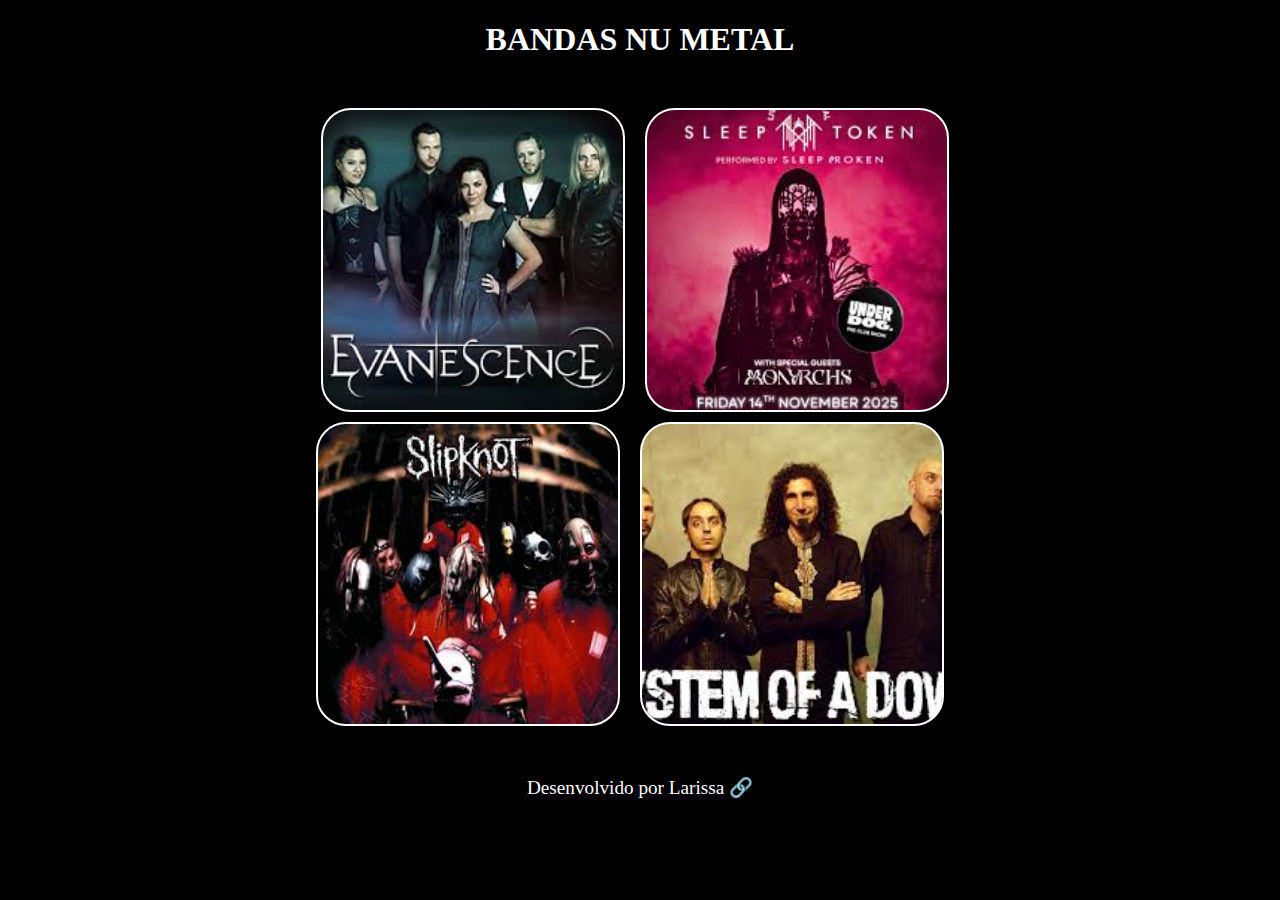
<file: Bandas Nu Metal/index.html>
<!DOCTYPE html>
<html lang="pt-br">
<head>
    <meta charset="UTF-8">
    <meta name="viewport" content="width=device-width, initial-scale=1.0">
    <title>Testando div</title>
    <style>
        @import url('https://fonts.googleapis.com/css2?family=Libre+Baskerville:ital,wght@0,400;0,700;1,400&display=swap');
        
        body{
            background-color: black;
            color: white;
            margin: 0px;
            padding: 0px;
        }
        h1{
            text-align: center;
        }
        
        .libre-baskerville-regular {
        font-family: "Libre Baskerville", serif;
        font-weight: 400;
        font-style: normal;
        }


        div.container{
            display: flex;
            flex-wrap: wrap;/* Quebra para próxima linha após 2 divs */
            justify-content: center;
            gap: 10px; /* Espaço entre as divs */
            max-width: 700px;
            margin: 50px auto;
        }

        div.dado{
            width: 300px;
            height: 300px;
            border: 2px solid white;
            border-radius: 30px;
            background-color: aquamarine;
            background-size: cover; /* imagem inteira */ 
            background-position: center;
        }
        div#q1{
            background-image: url("fotos/EVANESCENCE.jpg");
        }
        
        div#q2{
            background-image: url("fotos/SLEEP\ TOKEN.jpg");
        }

        div#q3{
            background-image: url("fotos/SLIPKNOT.jpg");
        }
        div#q4{
            background-image: url("fotos/SOAD.jpg");
        }
        footer a{
            text-align: center;
            text-decoration: none;
            color: white;

        }
        a:hover{
            text-decoration: underline;
        }

        footer p{
            text-align: center;
            font-size: 1.2em;
        }
        a.externo::after {
            content: '\00a0\1F517';
        }   
    </style>
</head>
<body>
    <h1>BANDAS NU METAL</h1>
    <div class="container">

    <abbr title="Toque para ver mais">
    <a href="https://pt.wikipedia.org/wiki/Evanescence" target="_blank">
        <div class="dado" id="q1"></div></abbr>
    </a>
    <abbr title="Toque para ver mais">
    <a href="https://en.wikipedia.org/wiki/Sleep_Token" target="_blank">
        <div class="dado" id="q2"></div></abbr>
    </a>
    <abbr title="Toque para ver mais">
    <a href="https://pt.wikipedia.org/wiki/Slipknot" target="_blank">
        <div class="dado" id="q3"></div></abbr>
    </a>
    <abbr title="Toque para ver mais">
    <a href="https://pt.wikipedia.org/wiki/System_of_a_Down" target="_blank">
        <div class="dado" id="q4"></div></abbr>
    <a>
    </div>
    <footer>
        <p>Desenvolvido por <a href="https://github.com/Larissa-ladeira" class="externo">Larissa</a></p>
    </footer>
</body>
</html>
</file>
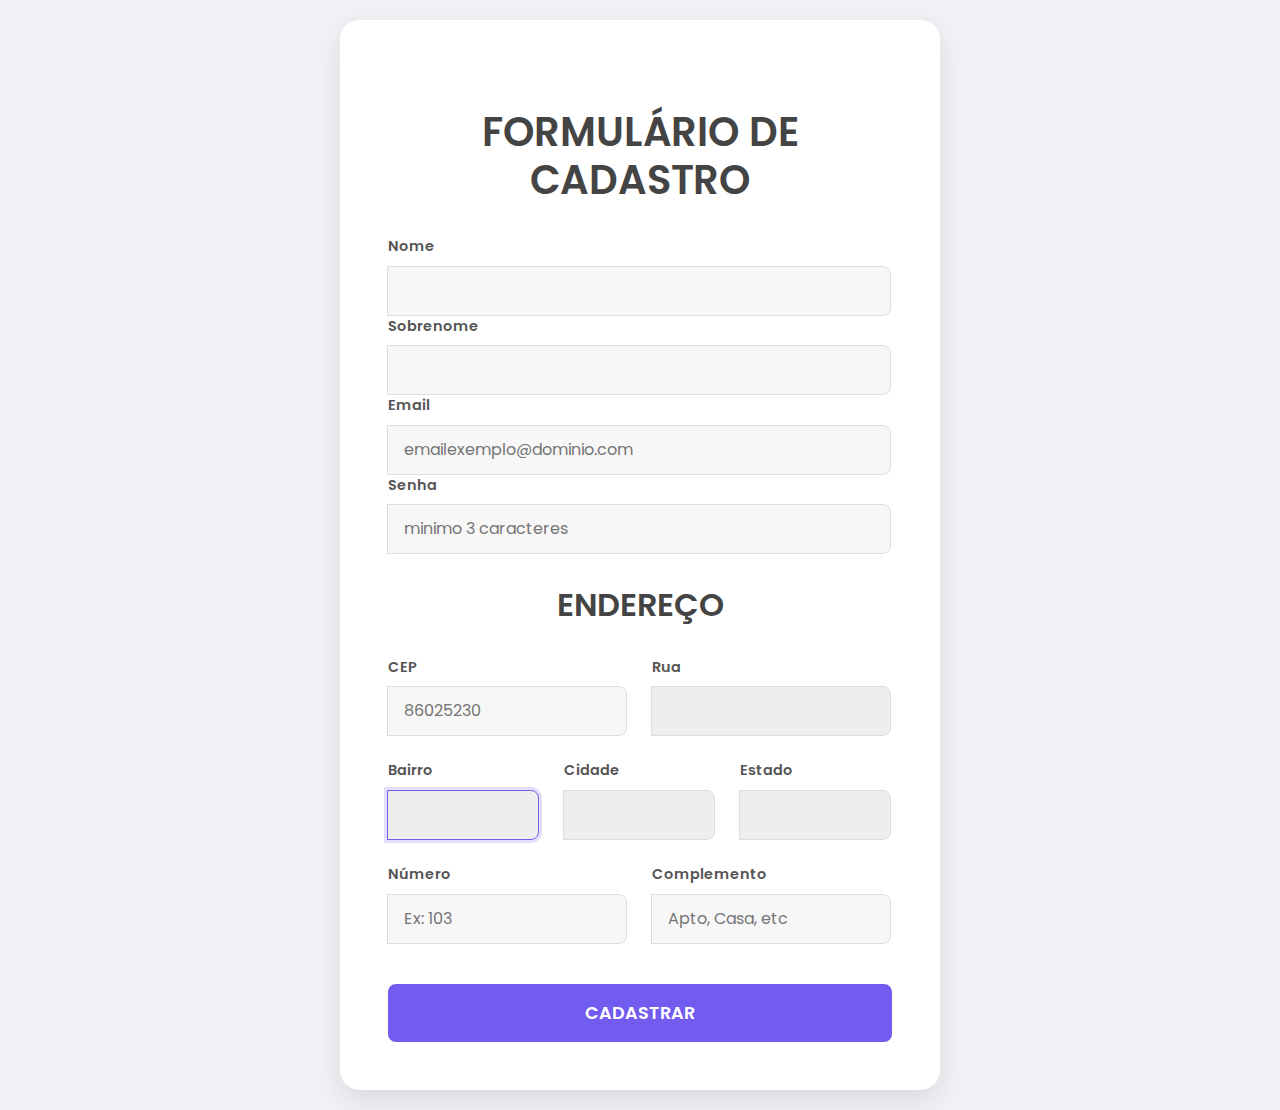
<file: consulta-cep/index.html>
<!DOCTYPE html>
<html lang="pt-br">
<head>
    <meta charset="UTF-8">
    <meta name="viewport" content="width=device-width, initial-scale=1.0">
    <title>Consulta de Endereço por CEP</title>
    <link href="https://cdn.jsdelivr.net/npm/bootstrap@5.3.3/dist/css/bootstrap.min.css" rel="stylesheet">
    <link rel="stylesheet" href="style.css">
    <link href="https://fonts.googleapis.com/css2?family=Poppins:wght@400;600&display=swap" rel="stylesheet">
</head>
<body class="d-flex justify-content-center align-items-center min-vh-100">

    <div class="card-container">
        <h1 class="card-title">FORMULÁRIO DE CADASTRO</h1>
            <div class="input-group">
                    <label for="nome">Nome</label>
                    <input type="text" id="nome"  minlength="3">
                </div>
            <div class="input-group">
                    <label for="sobrenome">Sobrenome</label>
                    <input type="text" id="sobrenome"  minlength="3">
                </div>
            <div class="input-group">
                    <label for="email">Email</label>
                    <input type="email" id="nome"  placeholder="emailexemplo@dominio.com">
                </div>
                <div class="input-group">
                    <label for="senha">Senha</label>
                    <input type="password" id="nome"  minlength="3" placeholder="minimo 3 caracteres">
                </div>
        <h2 class="card-title">ENDEREÇO</h2>
        <form id="cepForm">

            <div class="input-row">
                <div class="input-group">
                    <label for="cep">CEP</label>
                    <input type="text" id="cep" placeholder="86025230" maxlength="9">
                </div>
                <div class="input-group">
                    <label for="logradouro">Rua</label>
                    <input type="text" id="logradouro" disabled>
                </div>
            </div>

            <div class="input-row">
                <div class="input-group">
                    <label for="bairro">Bairro</label>
                    <input type="text" id="bairro" disabled>
                </div>
                <div class="input-group">
                    <label for="localidade">Cidade</label>
                    <input type="text" id="localidade" disabled>
                </div>
                <div class="input-group">
                    <label for="uf">Estado</label>
                    <input type="text" id="uf" disabled>
                </div>
            </div>

            <div class="input-row">
                <div class="input-group">
                    <label for="numero">Número</label>
                    <input type="text" id="numero" placeholder="Ex: 103">
                </div>
                <div class="input-group">
                    <label for="complemento">Complemento</label>
                    <input type="text" id="complemento" placeholder="Apto, Casa, etc">
                </div>
            </div>
            
            <button type="submit" class="btn-submit">CADASTRAR</button>
        </form>
         <div id="successMessage" class="success-message hidden">
            <p>Endereço cadastrado com sucesso!</p>
        </div>
    </div>

    <script src="script.js"></script>
</body>
</html>
</file>
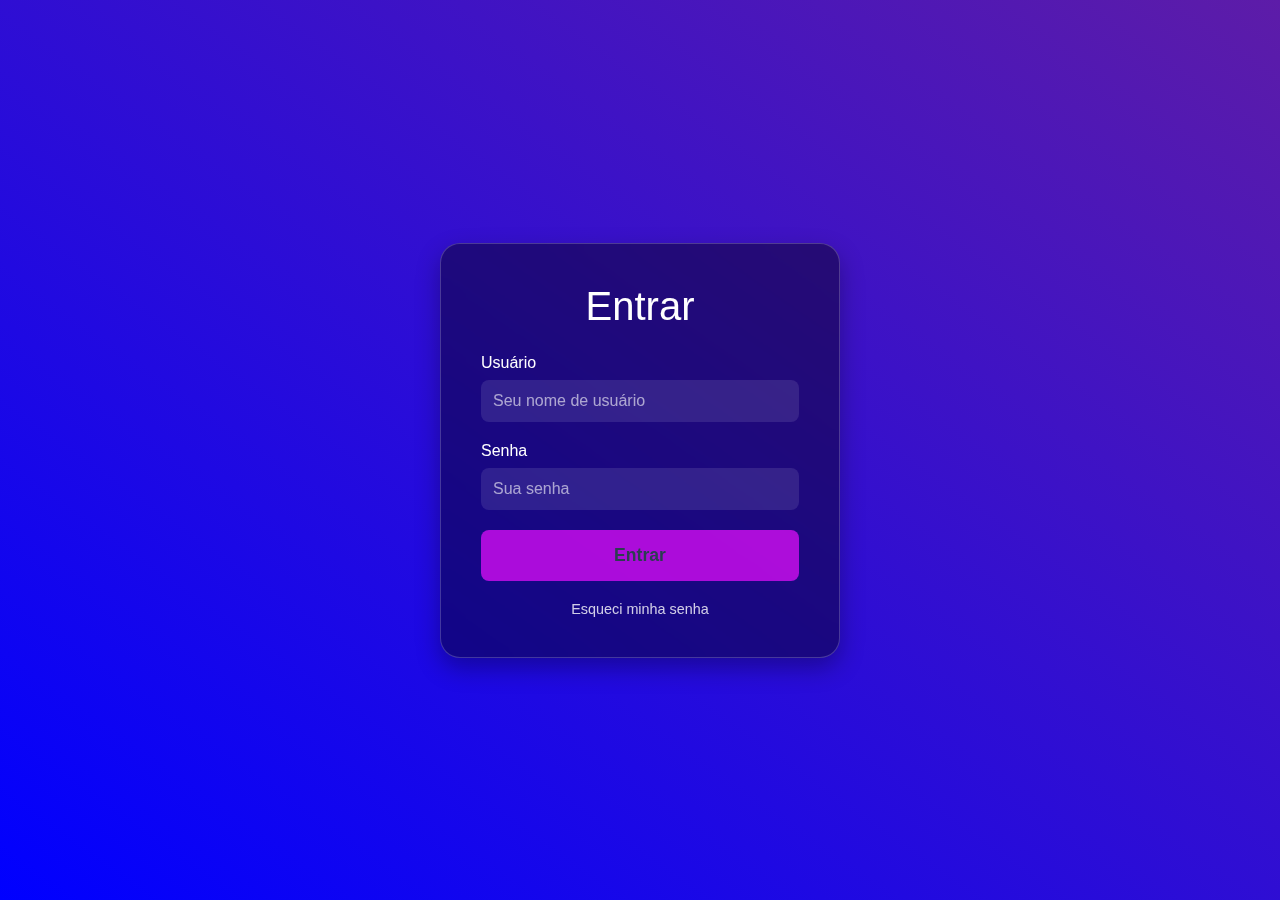
<file: ia/index.html>
<!DOCTYPE html>
<html lang="pt-br">
<head>
    <meta charset="UTF-8">
    <meta name="viewport" content="width=device-width, initial-scale=1.0">
    <title>Página de Login</title>
    
    <style>
        /* Estilos Globais e Reset */
        * {
            margin: 0;
            padding: 0;
            box-sizing: border-box;
        }

        /* Estilos do Corpo da Página */
        body {
            background-image: linear-gradient(to right top,blue, rgb(93, 28, 168));
            font-family: 'Segoe UI', Tahoma, Geneva, Verdana, sans-serif;
            font-size: 1rem;
            color: #ffffff;
            height: 100vh;
            display: flex;
            justify-content: center;
            align-items: center;
        }

        /* Container Principal do Formulário */
        .login-container {
            background-color: rgba(0, 0, 0, 0.4);
            backdrop-filter: blur(10px);
            border-radius: 20px;
            padding: 40px;
            width: 100%;
            max-width: 400px;
            text-align: center;
            box-shadow: 0 10px 25px rgba(0, 0, 0, 0.3);
            border: 1px solid rgba(255, 255, 255, 0.2);
        }

        /* Título */
        .login-container h1 {
            font-size: 2.5em;
            margin-bottom: 25px;
            font-weight: 300;
        }

        /* Grupo de Campos do Formulário */
        .input-group {
            margin-bottom: 20px;
            text-align: left;
        }

        /* Estilo dos Labels */
        .input-group label {
            display: block;
            margin-bottom: 8px;
            font-weight: 500;
        }

        /* Estilo dos Inputs de Texto e Senha */
        .input-group input {
            width: 100%;
            padding: 12px;
            border-radius: 8px;
            border: none;
            background-color: rgba(255, 255, 255, 0.1);
            color: #ffffff;
            font-size: 1rem;
            transition: background-color 0.3s ease;
        }

        /* Efeito de Foco (Hover) */
        .input-group input:focus {
            outline: none;
            background-color: rgba(255, 255, 255, 0.2);
        }

        /* Placeholder */
        .input-group input::placeholder {
            color: rgba(255, 255, 255, 0.6);
        }

        /* Botão de Enviar */
        button {
            width: 100%;
            padding: 15px;
            background-color: #dc0ff7c0;
            border: none;
            border-radius: 8px;
            color: #2c3e50;
            font-size: 1.1rem;
            font-weight: bold;
            cursor: pointer;
            transition: background-color 0.3s ease;
        }

        /* Efeito de Hover no Botão */
        button:hover {
            background-color: #f500e1;
        }

        /* Links */
        .link-group {
            margin-top: 20px;
            font-size: 0.9em;
        }

        .link-group a {
            color: #ffffff;
            text-decoration: none;
            opacity: 0.8;
            transition: opacity 0.3s ease;
        }

        .link-group a:hover {
            opacity: 1;
        }
    </style>
</head>
<body>
    <div class="login-container">
        <h1>Entrar</h1>
        <form>
            <div class="input-group">
                <label for="username">Usuário</label>
                <input type="text" id="username" name="username" placeholder="Seu nome de usuário" required>
            </div>
            <div class="input-group">
                <label for="password">Senha</label>
                <input type="password" id="password" name="password" placeholder="Sua senha" required>
            </div>
            <button type="submit">Entrar</button>
        </form>
        <div class="link-group">
            <a href="#">Esqueci minha senha</a>
        </div>
    </div>
</body>
</html>
</file>
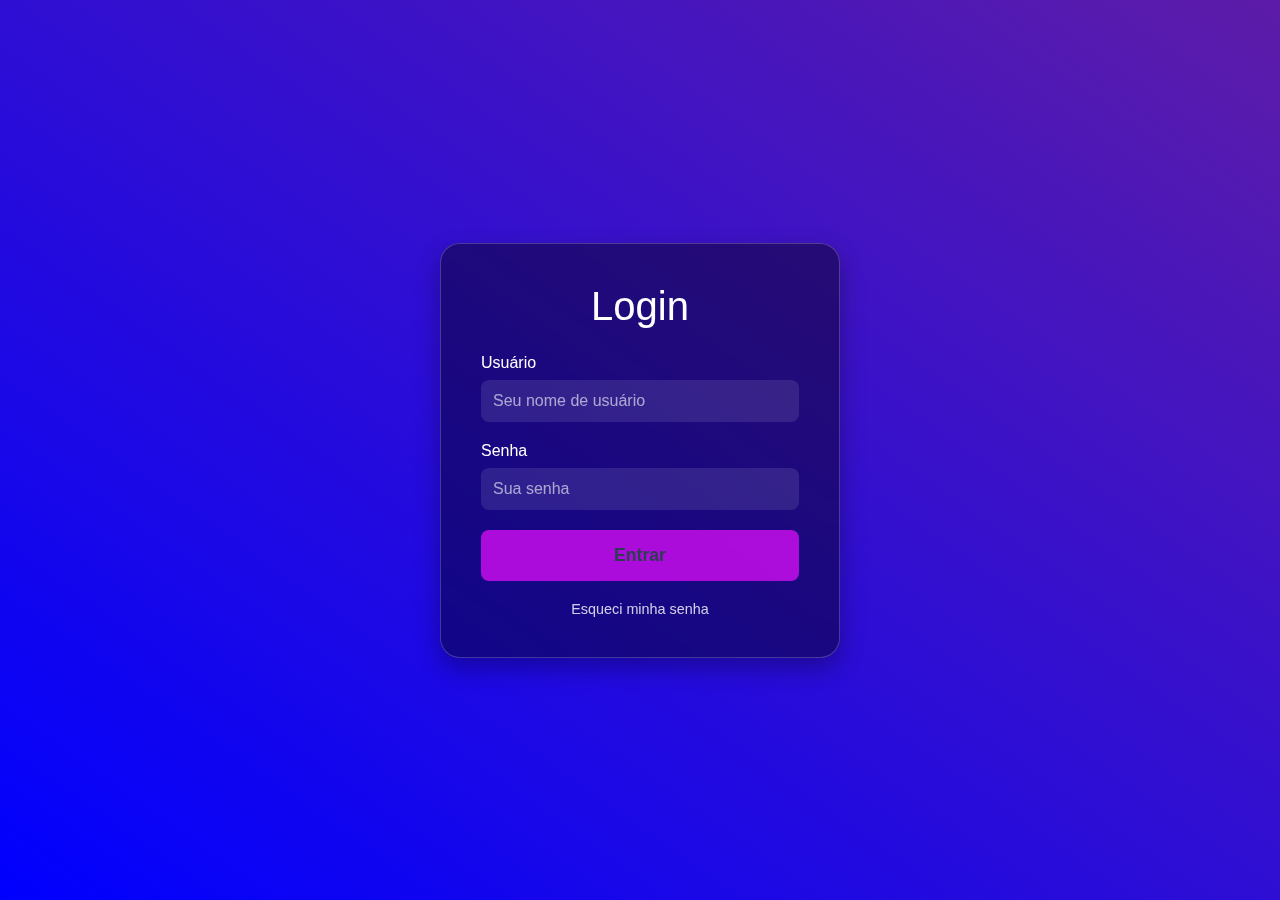
<file: Tela-login/index.html>
<!DOCTYPE html>
<html lang="pt-br">
<head>
    <meta charset="UTF-8">
    <meta name="viewport" content="width=device-width, initial-scale=1.0">
    <title>Página de Login</title>
    <link rel="stylesheet" href="estilos/style.css">
    
    <style>

    </style>
</head>
<body>
    <div class="login-container">
        <h1>Login</h1>
        <form>
            <div class="input-group">
                <label for="username">Usuário</label>
                <input type="text" id="iusuario" name="usuario" placeholder="Seu nome de usuário" minlength="3" maxlength="10" required>
            </div>
            <div class="input-group">
                <label for="password">Senha</label>
                <input type="password" id="isenha" name="senha" placeholder="Sua senha" maxlength="8" required>
            </div>
            <button type="submit" onclick="logar(); return false">Entrar</button>
        </form>
        <div class="link-group">
            <a href="cadastro-senha.html">Esqueci minha senha</a>
        </div>

        <script>
            function logar(){
                var usuario = document.getElementById('iusuario').value;
                var senha = document.getElementById('isenha').value;

                if(usuario == "lari" && senha == "lapagani"){
                    alert('Sucesso!');
                    location.href = "home.html";
                }else{
                    alert("Usuário ou senha inválido.")
                }
            }
        </script>
    </div>
</body>
</html>
</file>
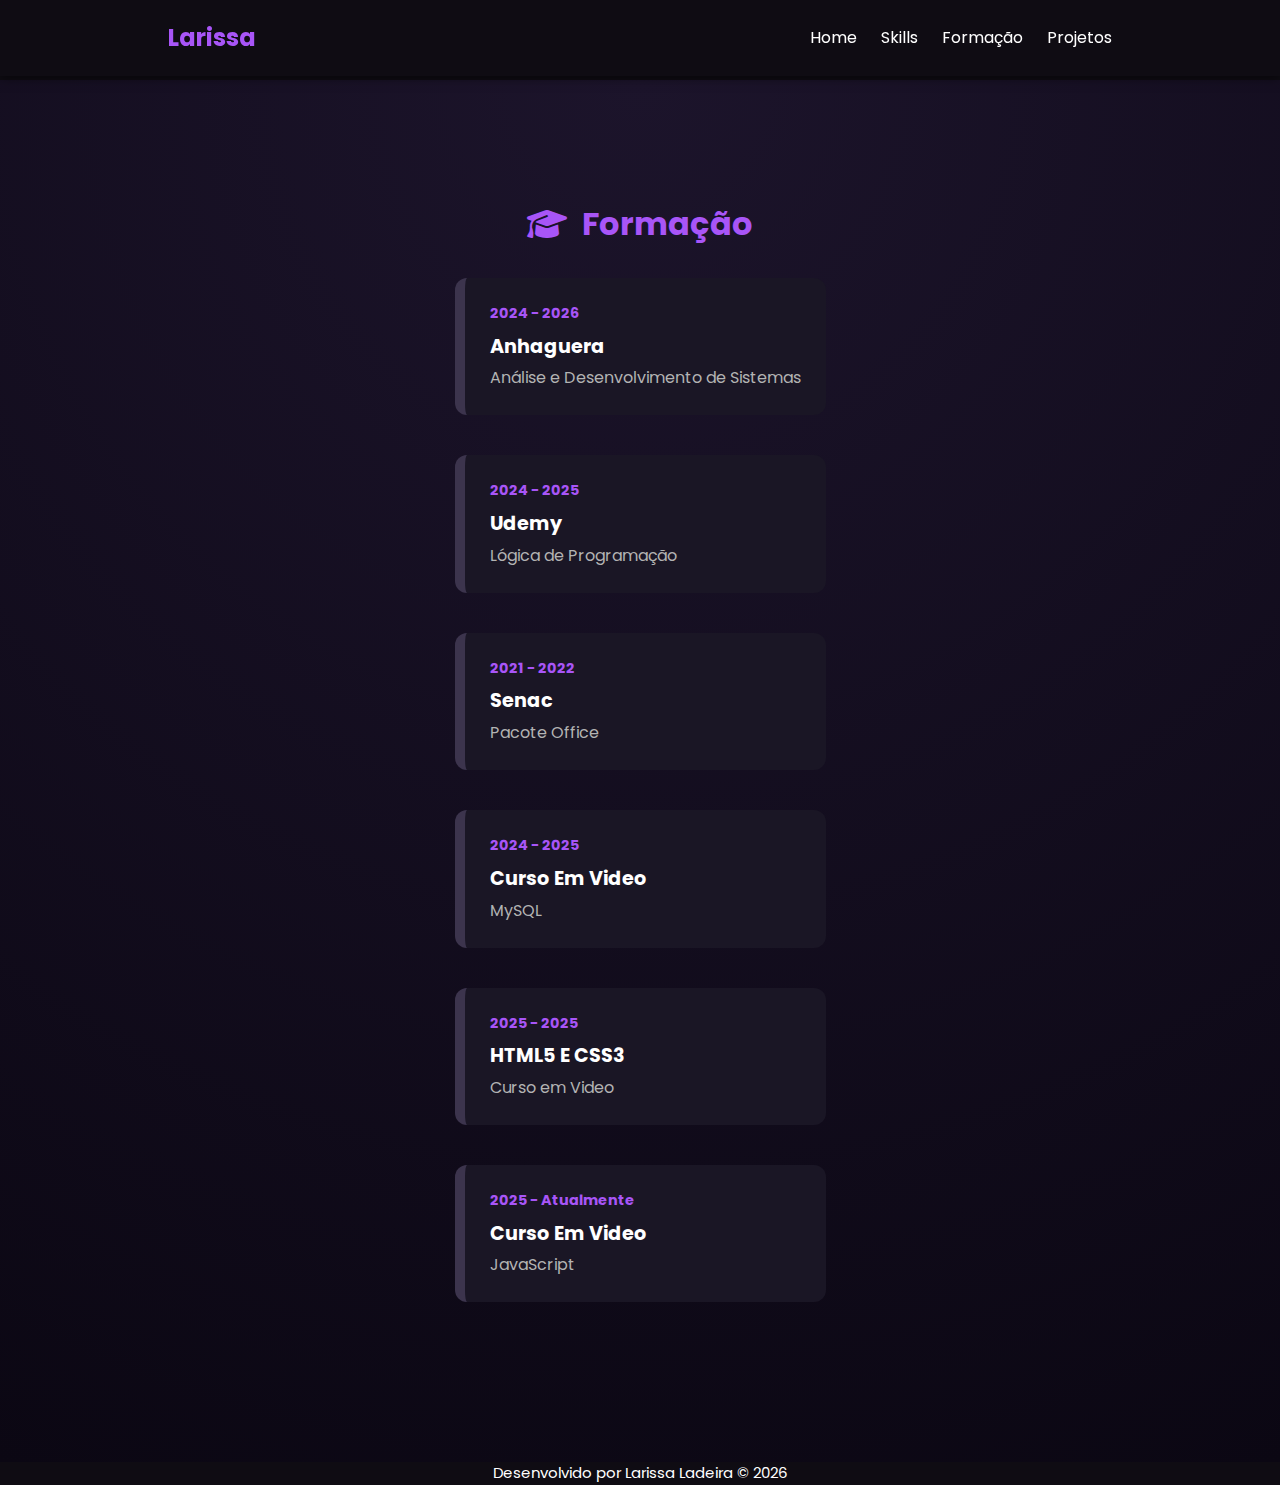
<file: Portfólio/formacao.html>
<!DOCTYPE html>
<html lang="pt-br">
<head>
    <meta charset="UTF-8">
    <meta name="viewport" content="width=device-width, initial-scale=1.0">
    <title>Larissa Ladeira | Portfólio</title>
    <link rel="stylesheet" href="style.css">
    <link rel="shortcut icon" href="favicon.svg" type="image/svg">
    <link rel="stylesheet" href="https://cdnjs.cloudflare.com/ajax/libs/font-awesome/6.5.1/css/all.min.css">
    <link href="https://fonts.googleapis.com/css2?family=Poppins:wght@300;400;700&display=swap" rel="stylesheet">

</head>
<body>
    <header>
        <nav>
            <div class="logo">Larissa</div>
            <div class="menu">
                <a href="index.html">Home</a>
                <a href="skill.html">Skills</a>
                <a href="formacao.html">Formação</a>
                <a href="projetos.html">Projetos</a>
                
            </div>
        </nav>

    </header>
    <main class="heroi-projetos">

            <article id="formacao">
                <h2><i class="fa-solid fa-graduation-cap"></i> Formação</h2>
                <div id="formacao-container">


                    <div class="curso">
                        <p class="periodo">2024 - 2026</p>
                        <h3 class="instituicao">Anhaguera</h3>
                        <p class="titulacao">Análise e Desenvolvimento de Sistemas</p>
                    </div>

                    <div class="curso">
                        <p class="periodo">2024 - 2025</p>
                        <h3 class="instituicao">Udemy</h3>
                        <p class="titulacao">Lógica de Programação</p>
                    </div>

                    <div class="curso">
                        <p class="periodo">2021 - 2022</p>
                        <h3 class="instituicao">Senac</h3>
                        <p class="titulacao">Pacote Office</p>
                    </div>


                    <div class="curso">
                        <p class="periodo">2024 - 2025</p>
                        <h3 class="instituicao">Curso em Video</h3>
                        <p class="titulacao">MySQL</p>
                    </div>
               

                    <div class="curso">
                        <p class="periodo">2025 - 2025</p>
                        <h3 class="instituicao">HTML5 e CSS3</h3>
                        <p class="titulacao">Curso em Video</p>
                    </div>
                
                    <div class="curso">
                        <p class="periodo">2025 - Atualmente</p>
                        <h3 class="instituicao">Curso em Video </h3>
                        <p class="titulacao">JavaScript</p>
                    </div>


        
                
            
    </main>
    <footer>
        <p>Desenvolvido por Larissa Ladeira &copy; 2026</p>
    </footer>
</body>
</html>
</file>
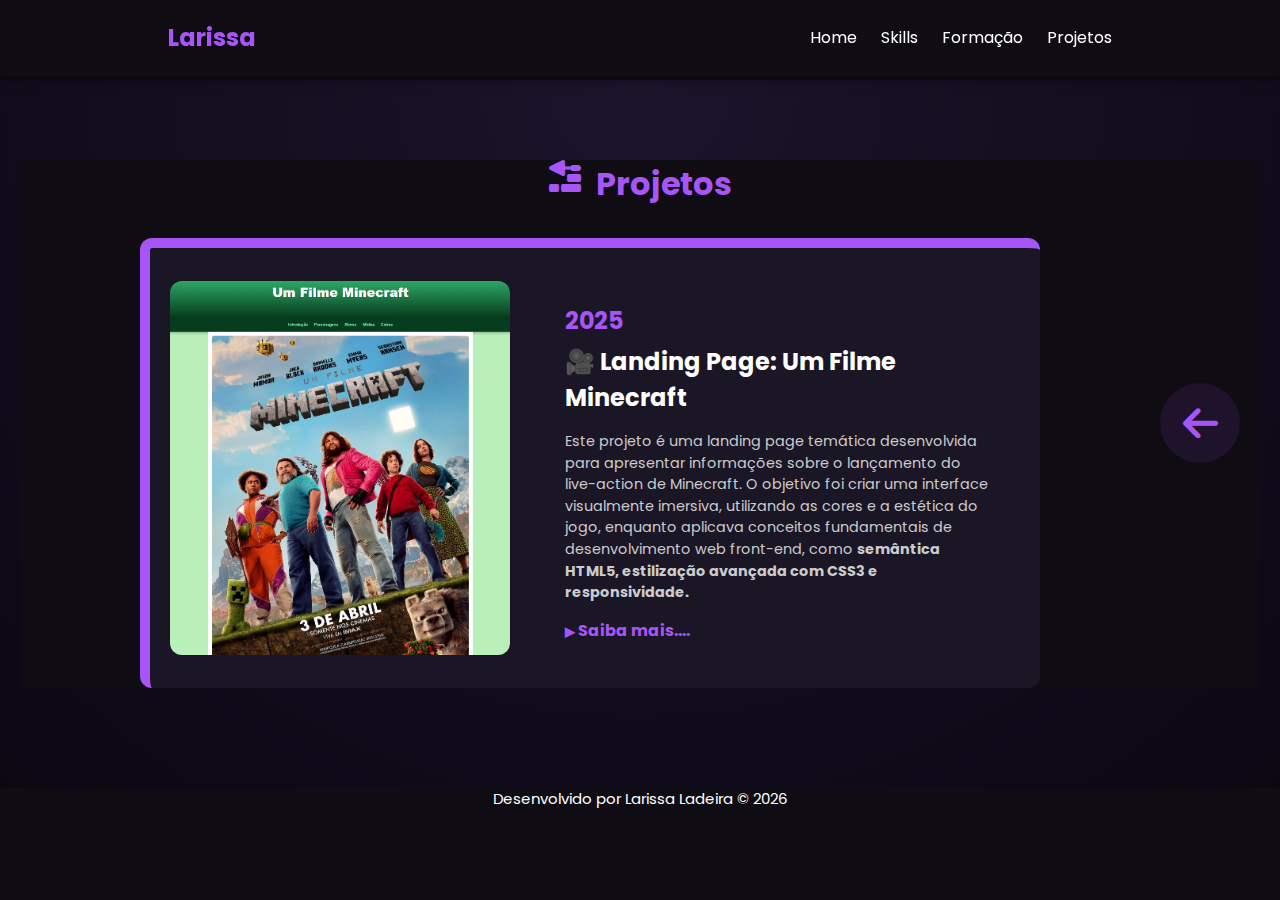
<file: Portfólio/projetos-continuacao.html>
<!DOCTYPE html>
<html lang="pt-br">
<head>
    <meta charset="UTF-8">
    <meta name="viewport" content="width=device-width, initial-scale=1.0">
    <title>Larissa Ladeira | Portfólio</title>
    <link rel="stylesheet" href="style.css">
    <link rel="shortcut icon" href="favicon.svg" type="image/svg">
    <link rel="stylesheet" href="https://cdnjs.cloudflare.com/ajax/libs/font-awesome/6.5.1/css/all.min.css">
    <link href="https://fonts.googleapis.com/css2?family=Poppins:wght@300;400;700&display=swap" rel="stylesheet">

</head>
<body>
    <header>
        <nav>
            <div class="logo">Larissa</div>
            <div class="menu">
                <a href="index.html">Home</a>
                <a href="skill.html">Skills</a>
                <a href="formacao.html">Formação</a>
                <a href="projetos.html">Projetos</a>
            </div>
        </nav>

    </header>
    <main class="heroi-projetos"> 
        <article id="projetos">
            <h2><i class="fa-solid fa-trowel-bricks"></i> Projetos</h2>            
            <div id="projeto-wrapper">

                <div id="projeto-container">
                    <div class="projeto">
                        <img src="imagem/projeto minecraft.png" alt="Projeto 2" class="foto">
                        <div class="projeto-info">
                           <p class="periodo">2025</p> 
                           <h3 class="titulo">🎥 Landing Page: Um Filme Minecraft</h3>
                               <p>Este projeto é uma landing page temática desenvolvida para apresentar informações sobre o lançamento do live-action de Minecraft. O objetivo foi criar uma interface visualmente imersiva, utilizando as cores e a estética do jogo, enquanto aplicava conceitos fundamentais de desenvolvimento web front-end, como       <strong>semântica HTML5, estilização avançada com CSS3 e responsividade.
                           </strong></p>
                           <details class="descricao">
                            <summary>Saiba mais....</summary>
                    
                                <p>O projeto foi construído focando em uma estrutura limpa e na experiência do usuário (UX), destacando-se pelos seguintes pontos:</p>

                                <p><strong>HTML5 Semântico:</strong> Utilização de tags como &lt;header&gt;, &lt; nav&gt;, &lt; mai&gt;, &lt; article&gt; e &lt; footer&gt; para garantir uma melhor indexação (SEO) e acessibilidade.</p>
                                <p><strong>Design Visual Temático: </strong>Aplicação de uma paleta de cores baseada em tons de verde esmeralda e marrom, com gradientes lineares (linear-gradient) no cabeçalho e tipografia personalizada via Google Fonts (famílias Sriracha e Nunito Sans).</p>
                                <p><strong>Responsividade:</strong> Implementação de Media Queries para adaptar o menu de navegação e as imagens em telas menores, garantindo que o conteúdo seja legível em dispositivos móveis.</p>
                                <p><strong>Responsividade:</strong> Implementação de Media Queries para adaptar o menu de navegação e as imagens em telas menores, garantindo que o conteúdo seja legível em dispositivos móveis.</p>
                                <p><strong>Layout Moderno:</strong>Uso de Flexbox para centralizar elementos e organizar o sistema de navegação de forma equilibrada.</p>
                        </details>
                    </div>
                </div>
            </div>

            <!-- SETA DE VOLTA -->
            <a href="projetos.html" class="seta-link">
                <i class="fa-solid fa-arrow-left"></i>
            </a>

        </div>
    </article>
</main>
    <footer>
        <p>Desenvolvido por Larissa Ladeira &copy; 2026</p>
    </footer>
</body>
</html>
</file>
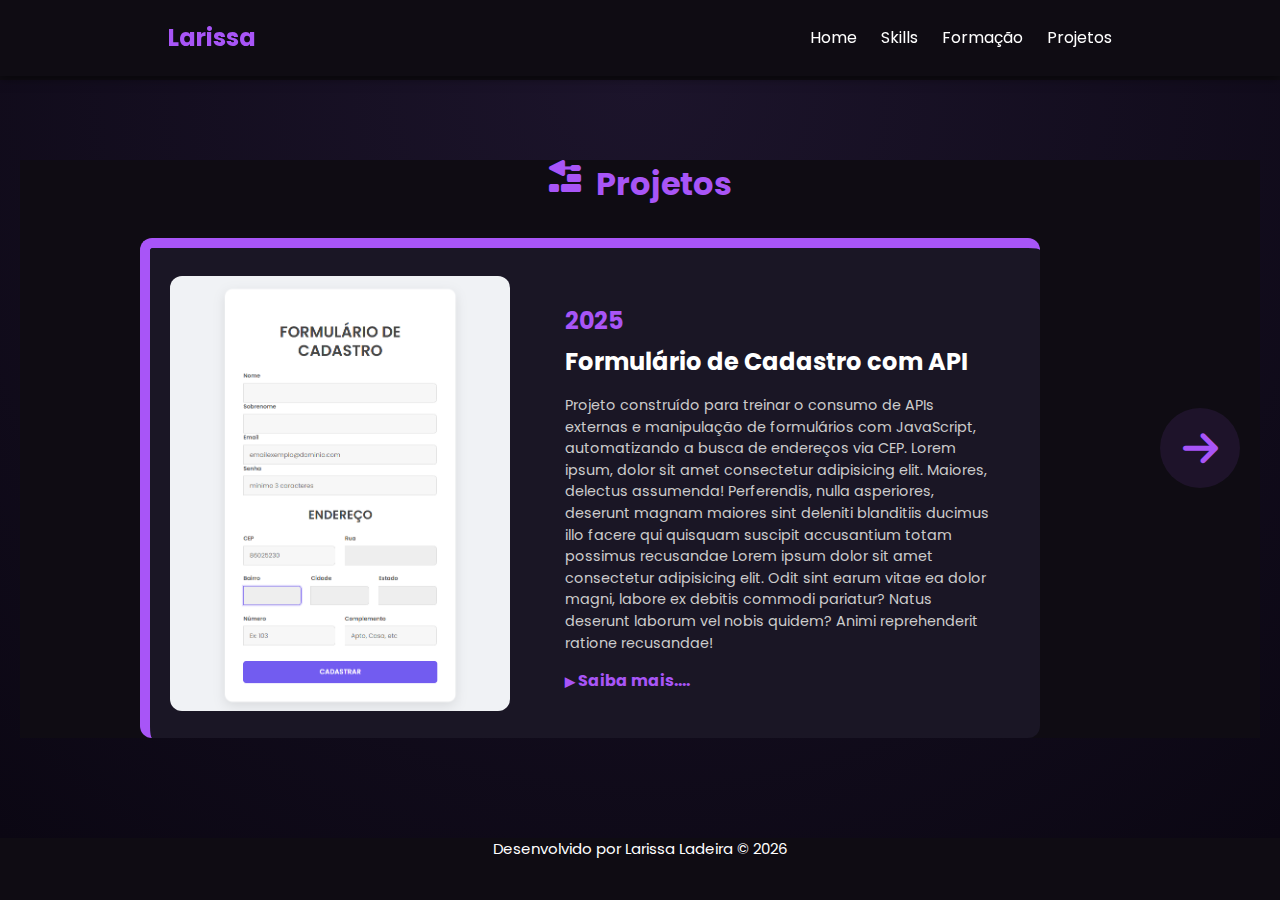
<file: Portfólio/projetos.html>
<!DOCTYPE html>
<html lang="pt-br">
<head>
    <meta charset="UTF-8">
    <meta name="viewport" content="width=device-width, initial-scale=1.0">
    <title>Larissa Ladeira | Portfólio</title>
    <link rel="stylesheet" href="style.css">
    <link rel="shortcut icon" href="favicon.svg" type="image/svg">
    <link rel="stylesheet" href="https://cdnjs.cloudflare.com/ajax/libs/font-awesome/6.5.1/css/all.min.css">
    <link href="https://fonts.googleapis.com/css2?family=Poppins:wght@300;400;700&display=swap" rel="stylesheet">

</head>
<body>
    <header>
        <nav>
            <div class="logo">Larissa</div>
            <div class="menu">
                <a href="index.html">Home</a>
                <a href="skill.html">Skills</a>
                <a href="formacao.html">Formação</a>
                <a href="projetos.html">Projetos</a>
            </div>
        </nav>

    </header>
    <main class="heroi-projetos"> 
        <article id="projetos">
            <h2><i class="fa-solid fa-trowel-bricks"></i> Projetos</h2>            
        
            <div id="projeto-wrapper">

                <div id="projeto-container">
                    <div class="projeto">
                        <img src="imagem/projeto-formulario.png" alt="Projeto 1" class="foto">
                        <div class="projeto-info">
                           <p class="periodo">2025</p> 
                           <h3 class="titulo">Formulário de Cadastro com API</h3>
                           <p>Projeto construído para treinar o consumo de APIs externas e manipulação de formulários com JavaScript, automatizando a busca de endereços via CEP. Lorem ipsum, dolor sit amet consectetur adipisicing elit. Maiores, delectus assumenda! Perferendis, nulla asperiores, deserunt magnam maiores sint deleniti blanditiis ducimus illo facere qui quisquam suscipit accusantium totam possimus recusandae Lorem ipsum dolor sit amet consectetur adipisicing elit. Odit sint earum vitae ea dolor magni, labore ex debitis commodi pariatur? Natus deserunt laborum vel nobis quidem? Animi reprehenderit ratione recusandae!</p>
                           <details class="descricao">
                                <summary>Saiba mais....</summary>
                                <p>
                                <strong>Principais Funcionalidades:</strong>
                                Consulta Automatizada de CEP: Desenvolvido com JavaScript Assíncrono (Async/Await), o sistema realiza uma requisição para a API ViaCEP assim que o usuário termina de digitar o CEP (evento blur). </p>

                                <p><strong>Preenchimento Inteligente: </strong>Os campos de Rua, Bairro, Cidade e Estado são preenchidos automaticamente com os dados retornados pela API, mantendo esses campos como "somente leitura" para garantir a integridade dos dados oficiais.</p>

                                <p>
                                <strong>Validação de Formulário:</strong>
                                Inclui lógica para verificar se os campos obrigatórios estão preenchidos e tratamento de erros para CEPs inválidos ou inexistentes.
                                </p>

                                <p><strong>Feedback ao Usuário:</strong> Após o envio, o sistema exibe uma mensagem de confirmação dinâmica que desaparece automaticamente após 4 segundos. </p>

                                <p>
                                <strong>Tecnologias Utilizadas:</strong>
                                HTML5 & CSS3: Estruturação semântica e estilização personalizada com foco em limpeza visual.
                                </p>

                                <p><strong>Bootstrap 5: </strong>Utilizado para garantir o alinhamento responsivo e a base estrutural do layout. </p>

                                <p><strong>JavaScript (ES6+): </strong>Manipulação do DOM e consumo de API REST utilizando fetch. </p>

                                <p><strong>Google Fonts: </strong>Integração da fonte Poppins para um visual moderno e profissional.</p>
     
                           </details>
                        </div>
                    </div>
                </div>
                    <a href="projetos-continuacao.html" class="seta-link">
                        <i class="fa-solid fa-arrow-right"></i>
                    </a>
        </div>
    </article>
</main>
    <footer>
        <p>Desenvolvido por Larissa Ladeira &copy; 2026</p>
    </footer>
</body>
</html>
</file>
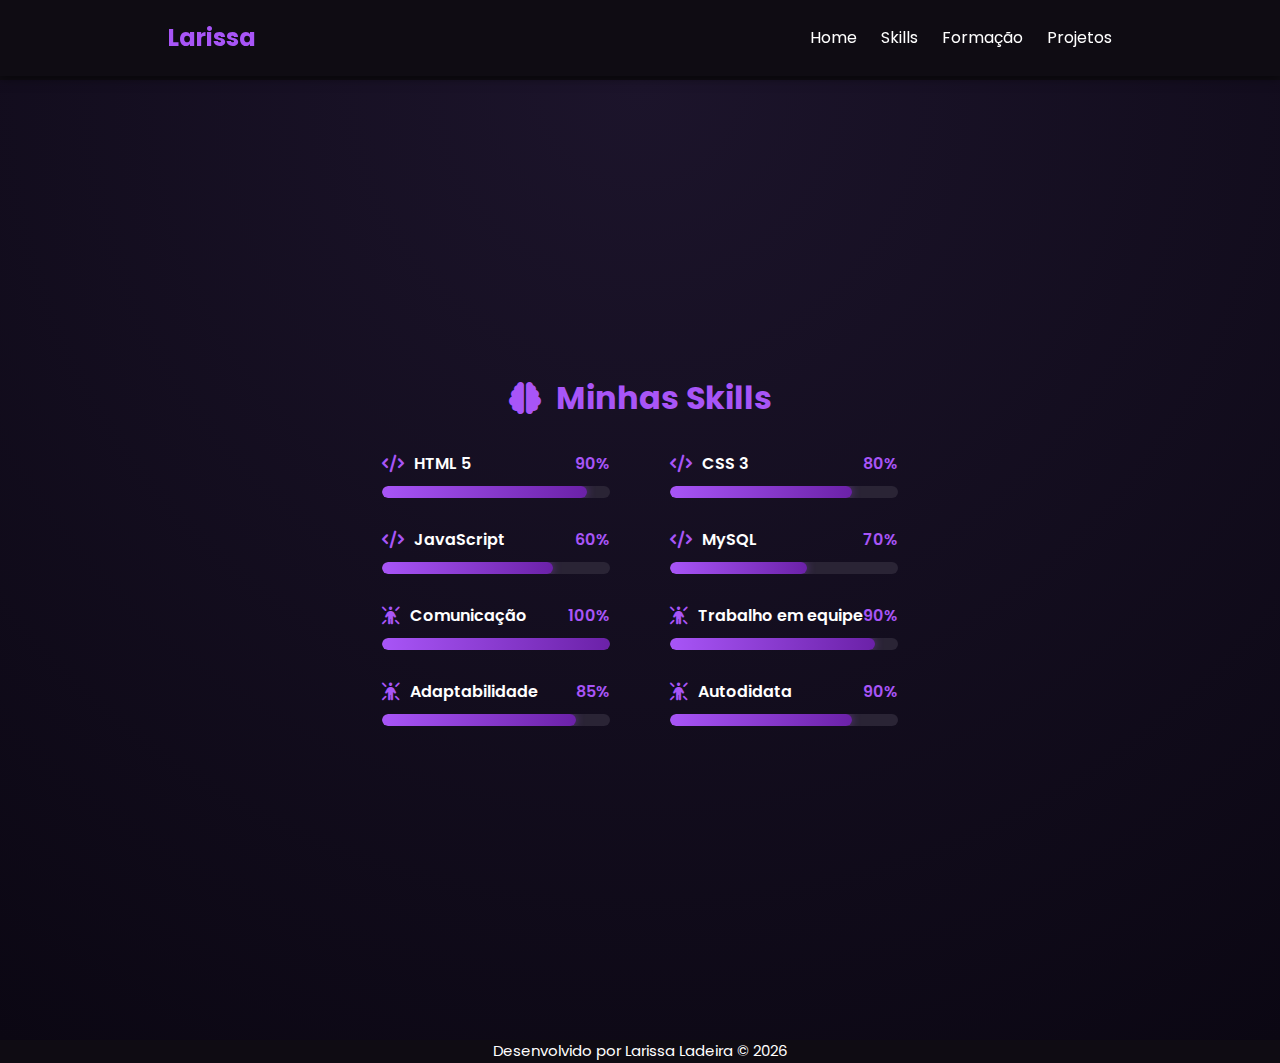
<file: Portfólio/skill.html>
<!DOCTYPE html>
<html lang="pt-br">
<head>
    <meta charset="UTF-8">
    <meta name="viewport" content="width=device-width, initial-scale=1.0">
    <title>Larissa Ladeira | Portfólio</title>
    <link rel="stylesheet" href="style.css">
    <link rel="shortcut icon" href="favicon.svg" type="image/svg">
    <link rel="stylesheet" href="https://cdnjs.cloudflare.com/ajax/libs/font-awesome/6.5.1/css/all.min.css">
    <link href="https://fonts.googleapis.com/css2?family=Poppins:wght@300;400;700&display=swap" rel="stylesheet">

</head>
<body>
    <header>
        <nav>
            <div class="logo">Larissa</div>
            <div class="menu">
                <a href="index.html">Home</a>
                <a href="skill.html">Skills</a>
                <a href="formacao.html">Formação</a>
                <a href="projetos.html">Projetos</a>
            
            </div>
        </nav>

    </header>
    <main class="heroi-projetos">
             <article id="skills">

                <h2><i class="fa-solid fa-brain"></i>Minhas Skills</h2>


                <div id="skill-container">
                    <div class="item">
                        <div class="info">
                            <span class="nome">
                                <i class="fa-solid fa-code"></i>
                                HTML 5
                            </span>
                            <span class="porcent">
                                90%
                            </span>
                        </div>
                        <div class="barra">
                            <div class="progresso" style="width: 90%;"></div>
                        </div>
                    </div>


                    <div class="item">
                        <div class="info">
                            <span class="nome">
                                <i class="fa-solid fa-code"></i>
                                CSS 3
                            </span>
                            <span class="porcent">
                                80%
                            </span>
                        </div>
                        <div class="barra">
                            <div class="progresso" style="width: 80%;"></div>
                        </div>
                    </div>


                    <div class="item">
                        <div class="info">
                            <span class="nome">
                                <i class="fa-solid fa-code"></i>
                                JavaScript
                            </span>
                            <span class="porcent">
                                60%
                            </span>
                        </div>
                        <div class="barra">
                            <div class="progresso" style="width: 75%;"></div>
                        </div>
                    </div>


                    <div class="item">
                        <div class="info">
                            <span class="nome">
                                <i class="fa-solid fa-code"></i>
                                MySQL
                            </span>
                            <span class="porcent">
                                70%
                            </span>
                        </div>
                        <div class="barra">
                            <div class="progresso" style="width: 60%;"></div>
                        </div>
                    </div>


                    <div class="item">
                        <div class="info">
                            <span class="nome">
                                <i class="fa-solid fa-person-rays"></i>
                                Comunicação
                            </span>
                            <span class="porcent">
                                100%
                            </span>
                        </div>
                        <div class="barra">
                            <div class="progresso" style="width: 100%;"></div>
                        </div>
                    </div>


                    <div class="item">
                        <div class="info">
                            <span class="nome">
                                <i class="fa-solid fa-person-rays"></i>
                                Trabalho em equipe
                            </span>
                            <span class="porcent">
                                90%
                            </span>
                        </div>
                        <div class="barra">
                            <div class="progresso" style="width: 90%;"></div>
                        </div>
                    </div>


                    <div class="item">
                        <div class="info">
                            <span class="nome">
                                <i class="fa-solid fa-person-rays"></i>
                                Adaptabilidade
                            </span>
                            <span class="porcent">
                                85%
                            </span>
                        </div>
                        <div class="barra">
                            <div class="progresso" style="width: 85%;"></div>
                        </div>
                    </div>


                    <div class="item">
                        <div class="info">
                            <span class="nome">
                                <i class="fa-solid fa-person-rays"></i>
                                Autodidata
                            </span>
                            <span class="porcent">
                                90%
                            </span>
                        </div>
                        <div class="barra">
                            <div class="progresso" style="width: 80%;"></div>
                        </div>
                    </div>
                </div>
    </main>
    <footer>
        <p>Desenvolvido por Larissa Ladeira &copy; 2026</p>
    </footer>
</body>
</html>
</file>
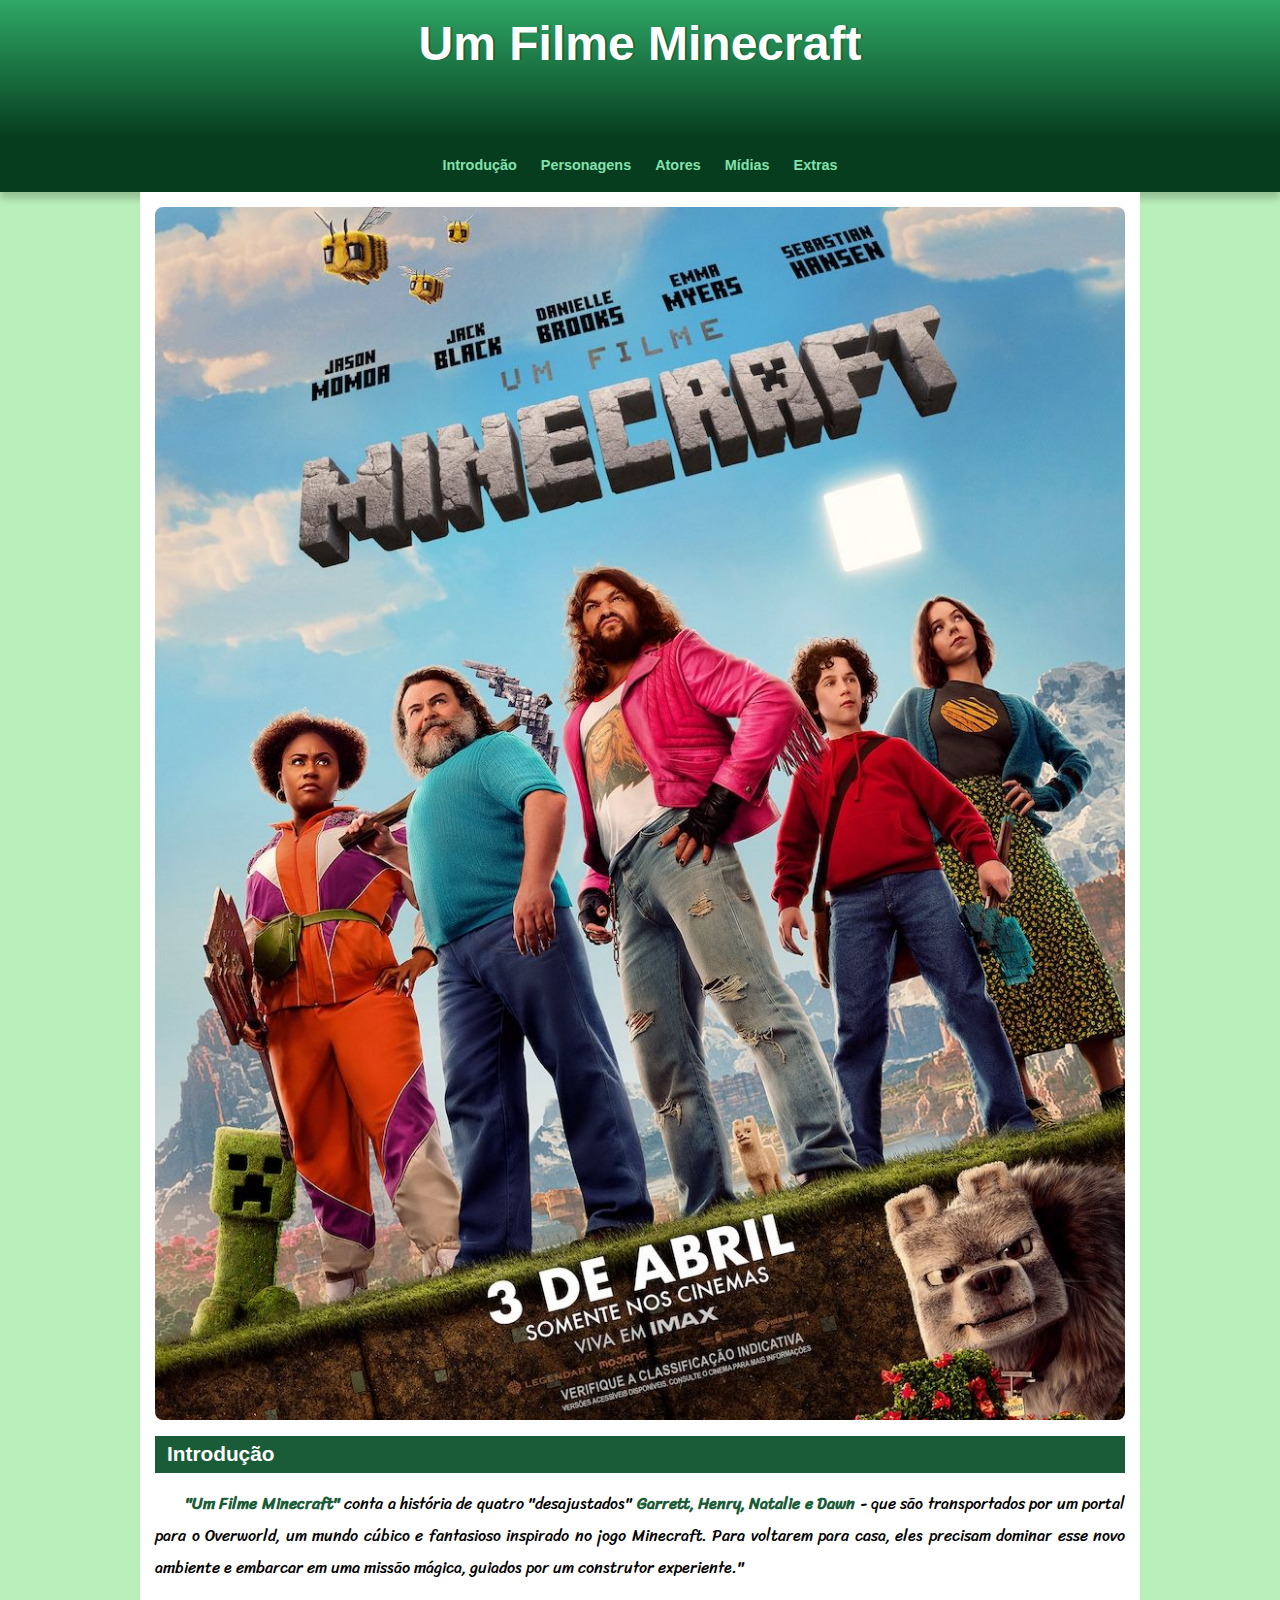
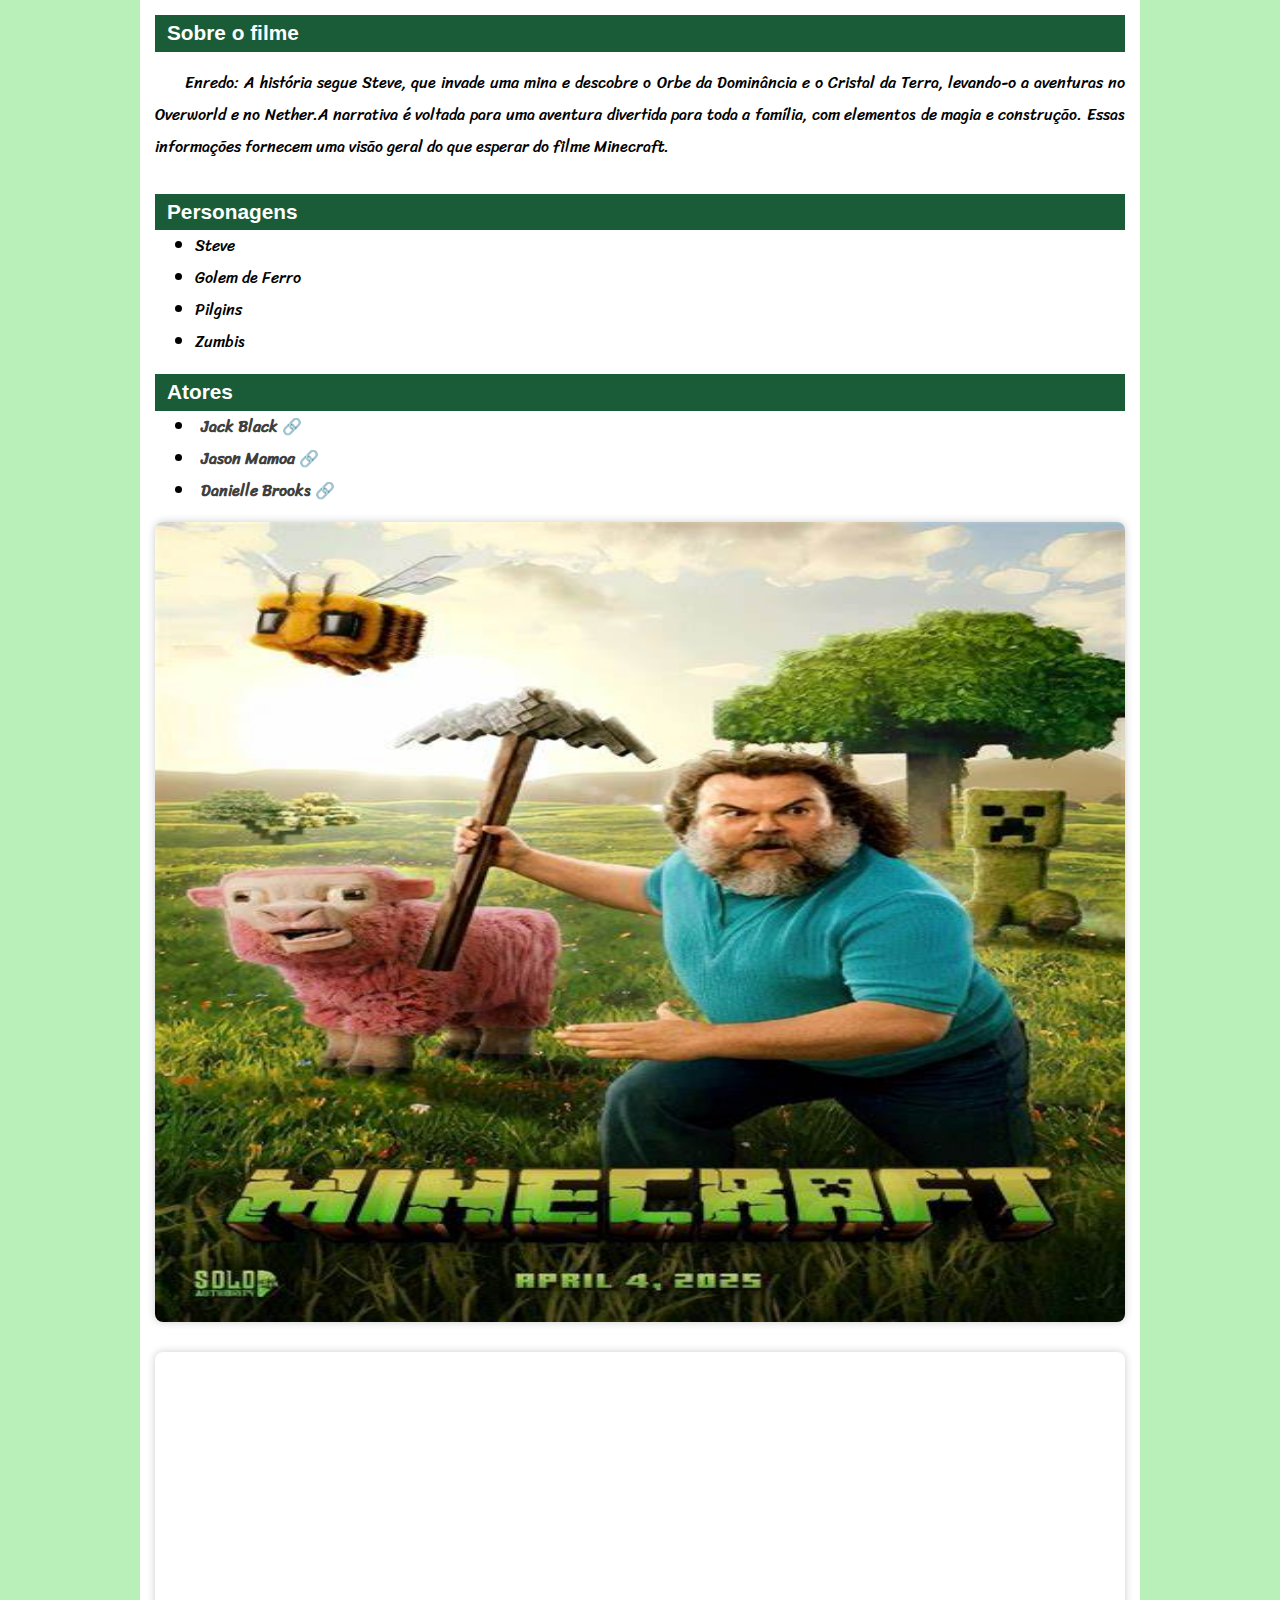
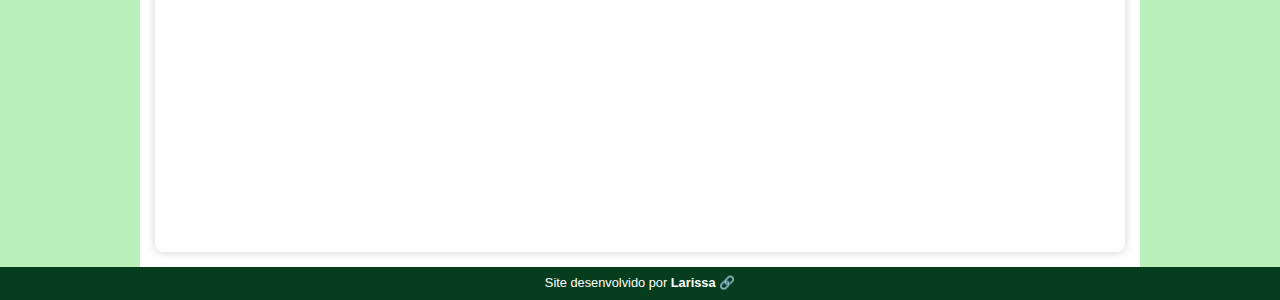
<file: site minecraft/minecraft.html>
<!DOCTYPE html>
<html lang="pt-br">
<head>
    <meta charset="UTF-8">
    <meta name="viewport" content="width=device-width, initial-scale=1.0">
    <link rel="shortcut icon" href="Logo Minecraft.ico" type="image/x-icon">
    <title>Filme do Minecraft</title>
    <link rel="stylesheet" href="estilo/estilo.css"> 

</head>
<body>
    <header>
        <h1><strong> Um Filme Minecraft</strong></h1>
        
    </header>

    <nav>
        
        <a href="#Introdução">Introdução</a>
            
        <a href="#Personagens">Personagens</a>
            
        <a href="#Atores">Atores</a>
            
        <a href="#Midia">Mídias</a>
        <a href="https://pt.wikipedia.org/wiki/Um_Filme_Minecraft" >Extras</a>
            
    </nav>

    <main>
        <article id="Introdução">
            <img src="fotos/foto-filme.jpg" min-height="500px" min-width="500px" alt="Capa do filme">
    
        
            <br>
            <h2>Introdução</h2>
            <p><strong>"Um Filme Minecraft"</strong> conta a história de quatro "desajustados"
                <strong>Garrett, Henry, Natalie e Dawn</strong> - que são transportados por um
                portal para o Overworld, um mundo cúbico e fantasioso inspirado
                no jogo Minecraft. Para voltarem para casa, eles precisam
                dominar esse novo ambiente e embarcar em uma missão mágica,
                guiados por um construtor experiente."</p>
                <br>

            <h3>Sobre o filme </h3>

            <p>Enredo: A história segue Steve, que invade uma mina e descobre o Orbe
             da Dominância e o Cristal da Terra, levando-o a aventuras no Overworld
             e no Nether.A narrativa é voltada para uma aventura divertida para toda
             a família, com elementos de magia e construção. Essas informações fornecem
             uma visão geral do que esperar do filme Minecraft.</p>
        
            <br>
        </article>
        
        <section id="Personagens">
            <h3>Personagens</h3>
            <ul>
                <li>Steve</li>
                <li>Golem de Ferro</li>
                <li>Pilgins</li>
                <li>Zumbis</li>
            </ul>
        </section>
        <br>

        
        <section id="Atores">
            <h3>Atores</h3>
            <ul>
                <li ><a href="https://pt.wikipedia.org/wiki/Jack_Black" class="externo">Jack Black</a></li>
                <li ><a href="https://pt.wikipedia.org/wiki/Jason_Momoa" class="externo">Jason Mamoa</a></li>
                <li><a href="https://pt.wikipedia.org/wiki/Danielle_Brooks"
                target="_blank" class="externo">Danielle Brooks</a></li>
            </ul>
        </section>

        <section id="Midia">
            <img src="fotos/minecraft.jpg" height="800" alt="_blank">
            <iframe height="500px" width="300px"
            src="https://www.youtube.com/embed/EVKYAAES6JQ"
            frameborder="0" allowfullscreen>
            </iframe><!-- height"altura" e widt"largura""-->
        </section> 
    </main>

    <footer>
        <p>Site desenvolvido por <a href="https://github.com/Larissa-ladeira" class="externo"> Larissa</a> </p>
    </footer>
</body>
</html>
</file>
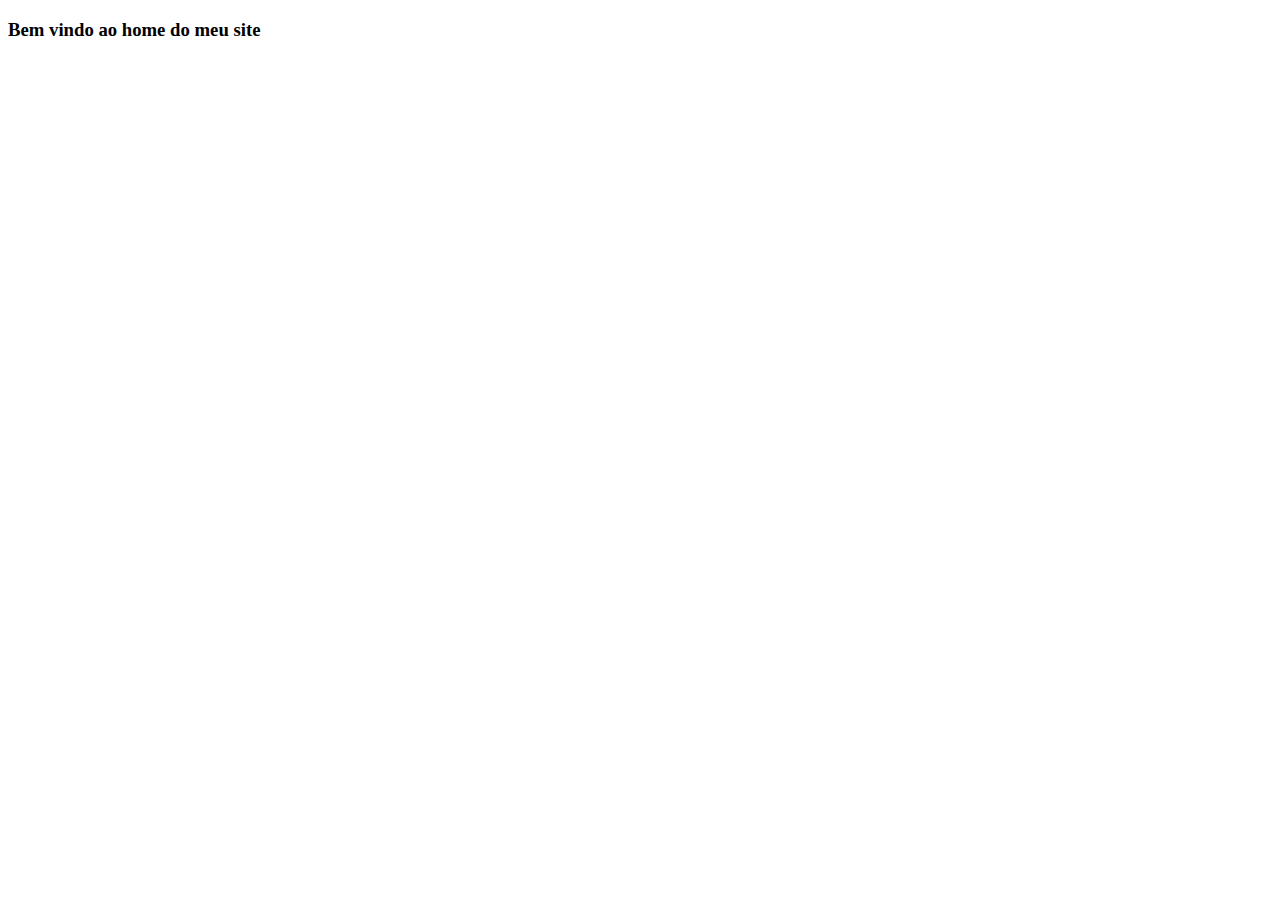
<file: Tela-login/home.html>
<!DOCTYPE html>
<html lang=pt-br">
<head>
    <meta charset="UTF-8">
    <meta name="viewport" content="width=device-width, initial-scale=1.0">
    <title>Home</title>
</head>
<body>
    <h3>Bem vindo ao home do meu site </h3>
</body>
</html>
</file>
<file: consulta-cep/style.css>
body {
    background-color: #f0f2f5;
    font-family: 'Poppins', sans-serif;
}

/* Container principal com a borda, sombra e cantos arredondados */
.card-container {
    background-color: #fff;
    padding: 3rem;
    border-radius: 20px;
    box-shadow: 0 10px 30px rgba(0, 0, 0, 0.1);
    width: 100%;
    max-width: 600px; /* Largura máxima para desktop */
    margin: 20px; /* Margem para telas menores */
    box-sizing: border-box;
}

.card-title {
    text-align: center;
    color: #444;
    font-weight: 600;
    margin-top: 1em;
    margin-bottom: 2rem;
}

/* Layout dos campos de entrada */
.input-row {
    display: flex;
    gap: 1.5rem;
    margin-bottom: 1.5rem;
}

.input-group {
    display: flex;
    flex-direction: column;
    flex: 1;
}

.input-group label {
    font-size: 0.9rem;
    color: #555;
    margin-bottom: 0.5rem;
    font-weight: 600;
}

.input-group input {
    width: 100%;
    padding: 0.75rem 1rem;
    border: 1px solid #ddd;
    border-radius: 8px;
    outline: none;
    transition: border-color 0.3s, box-shadow 0.3s;
    background-color: #f7f7f7;
    color: #333;
}

.input-group input:focus {
    border-color: #725CF0;
    box-shadow: 0 0 0 3px rgba(114, 92, 240, 0.2);
}

.input-group input[disabled] {
    background-color: #eee;
    color: #888;
    cursor: not-allowed;
}

.input-row .input-group:nth-child(1) input[disabled] {
    /* Estilo para a rua */
    border-color: #725CF0;
    box-shadow: 0 0 0 3px rgba(114, 92, 240, 0.2);
}

/* Estilo do botão */
.btn-submit {
    width: 100%;
    padding: 1rem;
    border: none;
    border-radius: 8px;
    background-color: #725CF0;
    color: #fff;
    font-size: 1.1rem;
    font-weight: 600;
    cursor: pointer;
    transition: background-color 0.3s, transform 0.2s;
    margin-top: 1rem;
}

.btn-submit:hover {
    background-color: #5d48c0;
    transform: translateY(-2px);
}

/* Responsividade */
@media (max-width: 500px) {
    .input-row {
        flex-direction: column;
        gap: 1rem;
    }
    
    .card-container {
        padding: 2rem;
    }
}

/* Estilo para a mensagem de sucesso */
.success-message {
    background-color: #28a745;
    color: #fff;
    text-align: center;
    padding: 1rem;
    border-radius: 8px;
    margin-top: 1.5rem;
    transition: opacity 0.5s ease-in-out;
}

/* Classe para esconder a mensagem */
.hidden {
    display: none;
    opacity: 0;
}
</file>
<file: Portfólio/style.css>
@charset "UTF-8";

/* Configurações Gerais */
* {
    margin: 0;
    padding: 0;
    box-sizing: border-box;
    font-family: 'Poppins', sans-serif;
}

header {
    position: fixed;     /* Faz o elemento ficar fixo na tela */
    top: 0;              /* Cola no topo exato */
    left: 0;             /* Garante que comece do canto esquerdo */
    width: 100vw;         /* Ocupa toda a largura da tela */
    z-index: 1000;       /* Garante que o menu fique NA FRENTE de todos os outros elementos */
    background-color: #0f0c13; /* Use a mesma cor de fundo do seu body para não ficar transparente */
    box-shadow: 0 2px 10px rgba(0, 0, 0, 0.5); /* Adiciona uma sombra para destacar do conteúdo */
}

body {
    max-width: 100%;
    overflow-x: hidden;
    position: relative;
    background-color: #0f0c13; /* Fundo preto arroxeado */
    color: white;
    padding-top: 80px; /* Ajuste esse valor de acordo com a altura do seu menu */
    font-size: 1rem;
    line-height: 1.5;

}

/* Header e Menu */
header nav {
    display: flex;
    justify-content: space-between;
    align-items: center;
    padding: 20px 10%;
    max-width: 1200px;
    margin: 0 auto;

}

.logo {
    font-size: 24px;
    font-weight: bold;
    color: #a855f7; /* Roxo principal */
}

.menu a {
    color: white;
    text-decoration: none;
    margin-left: 20px;
    transition: 0.3s;
}

.menu a:hover {
    color: #a855f7;
}

/* Seção Principal (Heroi) */

.heroi{
    min-height: 100vh; /* Mantém 100vh apenas na Home para centralizar tudo */
    background: radial-gradient(circle at top, #1c142b, #0b0713);
    display: flex;
    justify-content: center;
    align-items: center;
    padding: 40px 20px 60px;

}
.heroi-projetos {
    width: 100%; /* Use 100% em vez de 100vw */
    max-width: 100%;
    overflow-x: hidden;

    background: radial-gradient(circle at top, #1c142b, #0b0713);
    display: flex;
    justify-content: center;
    align-items: center;
    padding: 80px 20px 100px
}

.contender h1 {
    font-size: 50px;
}

.contender span {
    color: #a855f7;
}

.contender p {
    margin: 20px 0;
    max-width: 500px;
    color: #ccc;
}

/* Ícones Sociais */
.medias a {
    font-size: 25px;
    color: white;
    margin-right: 15px;
    transition: 0.3s;
}

.medias a:hover {
    color: #a855f7;
    transform: translateY(-5px);
}

/* Botão Contatos */
.btn {
    display: inline-block;
    margin-top: 30px;
    padding: 12px 30px;
    border: 2px solid #a855f7;
    border-radius: 30px;
    color: white;
    text-decoration: none;
    font-weight: bold;
    transition: 0.3s;
}

.btn:hover {
    background-color: #a855f7;
    box-shadow: 0 0 20px #a855f7;
}

/* Círculo da Imagem */
.image .circle {
    width: 350px;
    height: 350px;
    background: linear-gradient(45deg, #a855f7, #6b21a8);
    border-radius: 50%;
    box-shadow: 0 0 50px rgba(168, 85, 247, 0.5);
    
    display: flex; /* Alinha a imagem no centro */
    justify-content: center;
    align-items: center;
    overflow: hidden; /* Corta a imagem no formato do círculo */
    border: 4px solid #a855f7; /* Opcional: uma borda para destacar */
}

/* Estilização da Imagem dentro do círculo */
.image .circle img {
    width: 100%;
    height: 100%;
    object-fit: cover; /* Faz a imagem preencher o círculo sem distorcer */
    border-radius: 50%;
}
footer {
    text-align: center;
    font-size: 15px;
    
}
/* --- SEÇÃO DE SKILLS --- */



#skills {
    min-height: calc(100vh - 120px);
    display: flex;
    flex-direction: column;
    align-items: center; /* Centraliza o título e o container das barras */
    justify-content: center;
    align-items: center;
    
}

#skills h2 {
    font-size: 2rem;
    color: #a855f7; /* Roxo principal */
    margin-bottom: 30px;
    display: flex;
    align-items: center;
    gap: 15px;
    text-align: center;
    justify-content: center;
}

#skills h2 i {
    color: #a855f7;
}

/* Container que segura todos os itens */
#skill-container {
    display: grid;
    grid-template-columns: 1fr 1fr; 
    gap: 30px 60px;
    width: 100%;
    max-width: 900px;
}

/* Cada item individual (Texto + Barra) */
.item {
    width: 100%;
}

/* Área do Texto (Nome da Skill e Porcentagem) */
.info {
    display: flex;
    justify-content: space-between;
    margin-bottom: 10px;
    font-weight: 600;
}

.nome {
    display: flex;
    align-items: center;
    gap: 10px;
    color: white;
}

.nome i {
    color: #a855f7; /* Ícones em roxo */
    font-size: 1.1rem;
}

.porcent {
    color: #a855f7;
}

/* Fundo da Barra */
.barra {
    width: 100%;
    height: 12px;
    background-color: #2a2435; /* Roxo bem escuro para o fundo */
    border-radius: 10px;
    position: relative;
    overflow: hidden;
}

/* O preenchimento roxo da barra */
.progresso {
    height: 100%;
    background: linear-gradient(90deg, #a855f7, #6b21a8); /* Gradiente roxo */
    border-radius: 10px;
    box-shadow: 0 0 10px rgba(168, 85, 247, 0.4); /* Efeito de brilho */
    transition: width 1.5s ease-in-out;
}

/* --- ESTILIZAÇÃO DA SEÇÃO DE FORMAÇÃO --- */

#formacao {
    min-height: calc(100vh - 120px);
    display: flex;
    flex-direction: column;
    justify-content: center;
    align-items: center;
}

#formacao h2 {
    font-size: 2rem;
    color: #a855f7; /* Roxo principal */
    margin-bottom: 30px;
    display: flex;
    align-items: center;
    gap: 15px;
    text-align: center;
    justify-content: center;
}

/* Container que empilha os cursos */
#formacao-container {
    display: flex;
    flex-direction: column;
    gap: 20px;
}

/* O "Card" de cada curso */
.curso {
    background-color: #1a1625; /* Roxo bem escuro para o fundo do card */
    padding: 25px;
    border-radius: 12px;
    border-left: 10px solid #3c344d; /* Borda lateral discreta inicial */
    transition: all 0.3s ease;
    margin-bottom: 20px;
}

/* Efeito ao passar o mouse: a borda "acende" em roxo neon */
.curso:hover {
    border-left: 10px solid #a855f7;
    box-shadow: 0 0 20px rgba(168, 85, 247, 0.15);
    transform: translateX(10px); /* Leve movimento para a direita */
}

/* Estilo do Ano/Período */
.periodo {
    font-size: 0.9rem;
    color: #a855f7;
    font-weight: bold;
    margin-bottom: 8px;
}

/* Estilo do Nome da Instituição */
.instituicao {
    font-size: 1.2rem;
    color: #ffffff;
    margin-bottom: 5px;
    text-transform: capitalize; /* Garante boa formatação de nomes */
}

/* Estilo do Nome do Curso/Titulação */
.titulacao {
    font-size: 1rem;
    color: #b3b3b3; /* Cinza claro para descrição */
}

/* Ajuste para o ícone do título */
#formacao h2 i {
    font-size: 2rem;
}

/* --- SEÇÃO DE PROJETOS --- */

#projetos {
    background-color: #0f0c13;
    width: 100%;
    position: relative;
}


#projeto-container {
    
    display: flex;
    flex-direction: column;
    gap: 25px;
    width: 100%;
    max-width: 900px; /* Impede que os cards fiquem largos demais */
    margin: 0 auto;
}

#formacao {
    display: flex;
    flex-direction: column;
    align-items: center; /* Centraliza horizontalmente os cards de curso */
    padding: 40px 10%;
}

#projetos h2 {
    font-size: 2rem;
    color: #a855f7;
    margin-bottom: 30px;
    display: flex;
    gap: 15px;
    text-align: center;
    justify-content: center;

    
}

#projeto-wrapper {
    display: flex;                     /* ATIVA FLEX */
    justify-content: center;           /* CENTRALIZA O CONTAINER */
    align-items: center;               /* ALINHA A SETA AO MEIO */
    gap: 20px;                         /* ESPAÇO ENTRE CARD E SETA */
    width: 100%;
    max-width: 1200px;
    margin: 0 auto;                    /* CENTRALIZA NA PÁGINA */
}

.seta-link i {
    font-size: 2.5rem;
    color: #a855f7;
    cursor: pointer;
    padding: 20px;
    background: rgba(168, 85, 247, 0.1);
    border-radius: 50%;
    width: 80px;  
    height: 80px;
    transition: 0.3s;
    display: flex;
    align-items: center;
    justify-content: center;
    width: 80px;  /* Define um tamanho fixo para garantir o círculo perfeito */
    height: 80px;
}

/* Efeito de Hover unificado */
.seta-link:hover i {
    background: #a855f7;
    color: #fff;
    transform: scale(1.1);
    box-shadow: 0 0 20px rgba(168, 85, 247, 0.5);
}

.seta-link {
    display: flex;
    align-items: center;
    justify-content: center;
    top: 50%;
    text-decoration: none;
    transform: translateY(-50%);
    display: inline-block;
}

.fa-arrow-right {
    font-size: 2.5rem;
    color: #a855f7;
    cursor: pointer;
    transition: 0.3s;
    padding: 20px;
    background: rgba(168, 85, 247, 0.1);
    border-radius: 50%;
    transition: 0.3s;

    
}

.seta-link:hover .fa-arrow-right {
    transform: scale(1.1) translateX(10px);
}

.seta-link:hover .fa-arrow-left {
    transform: scale(1.1) translateX(-10px);
}

/* Card Individual Estilo Horizontal */
.projeto {

    display: flex;                 /* 🔥 ESSENCIAL */
    align-items: center;           /* Centraliza verticalmente */
    justify-content: center;       /* Centraliza o conteúdo */
    gap: 30px;

    background-color: #1a1625;
    border-radius: 12px;
    border-left: 10px solid #a855f7;
    border-top: 10px solid #a855f7; /* Borda lateral igual à imagem de referência */
    overflow: hidden;
    transition: transform 0.3s ease, box-shadow 0.3s ease;
    width: 100%;
    padding: 20px;
}

.projeto:has(details[open]) .foto {
    width: 0;
    margin: 0;
    opacity: 0;
    visibility: hidden;
}

/* 3. Fazer o texto ocupar todo o espaço quando a imagem sumir */
.projeto:has(details[open]) .projeto-info {
    flex: 1;
    padding: 40px 30px; /* Aumenta o respiro interno */
    transition: all 0.5s ease-in-out;
}

/* 4. Estilo padrão da foto (fechada) */
.foto {
    width: 40%;
    
    height: auto;
    object-fit: cover;
    flex-direction: column;
    align-items: center;
    border-radius: 12px;
    margin: 0;              /* 🔥 REMOVE A BORDA BRANCA */
    display: block;
}


.projeto:hover {
    transform: translateY(-5px);
    box-shadow: 0 10px 25px rgba(168, 85, 247, 0.2);
}

/* Parte de Texto do Card */
.projeto-info {
    flex: 1;
    padding: 25px;
    display: flex;
    flex-direction: column;
    justify-content: center;
}

.projeto-info .periodo {
    font-size: 1.5rem;
    color: #a855f7;
    font-weight: bold;
    margin-top: 10px;
    margin-bottom: 5px;
}

.projeto-info .titulo {
    font-size: 1.5rem;
    font-weight: bold;
    color: #ffffff;
    margin-bottom: 15px;
    display: flex;
    align-items: center;
    gap: 10px;
}

.projeto-info p {
    font-size: 0.9rem;
    color: #ccc;
    line-height: 1.5;
}


/* Estilização do 'Saiba mais' */
.descricao summary {
    cursor: pointer;
    color: #a855f7;
    font-weight: bold;
    margin-top: 15px;
    list-style: none; /* Remove a setinha padrão se desejar */
}

.descricao summary::before {
    content: "▶ ";
    font-size: 0.8rem;
}

/* --- RESPONSIVIDADE UNIFICADA --- */
@media (max-width: 768px) {
    
    /* Ajustes Gerais de Texto e Hero */
    .heroi {
        flex-direction: column-reverse; 
        text-align: center;
        height: auto;
        padding-top: 100px;
    }

    .contender h1 {
        font-size: 35px; /* Diminui o título principal no mobile */
    }

    .contender p {
        margin: 20px auto;
        font-size: 14px;
    }

    .image .circle {
        width: 250px;
        height: 250px;
        margin-bottom: 30px;
    }

    /* Ajustes da Seção de SKILLS (Grades) */
    #skill-container {
        grid-template-columns: 1fr; /* Muda de 2 colunas para 1 no mobile */
        gap: 20px;
        padding: 0 20px;
    }

    /* Ajustes da Seção de FORMAÇÃO */
    #formacao {
        padding: 40px 5%;
    }
    
    .curso {
        padding: 15px;
    }

    .curso:hover {
        transform: none; /* Remove movimento lateral para evitar quebra de tela no mobile */
    }
    
    .instituicao {
        font-size: 1.1rem;
    }

    /* Ajustes da Seção de PROJETOS */
    #projeto-wrapper {
        flex-direction: column;
    }

    #projeto-container {
        width: 95%; /* Dá uma margem pequena nas laterais */
        margin: 0 auto;
    }

    .seta-link {
        position: static;
        transform: none;
        margin-top: 20px;
    }

    .projeto {
        width: 100%;
        overflow: hidden;
        flex-direction: column; /* Imagem em cima, texto embaixo */
        gap: 0;
    }

    .foto {
        width: 100%;
        height: 200px;
        height: auto;
        aspect-ratio: 16/9;
        object-fit: cover;
        border-radius: 12px 12px 0 0; /* Arredonda apenas o topo */
        display: block;
    }

    .projeto-info {
        padding: 20px;
        text-align: center;
    }

    .projeto-info .titulo {
        justify-content: center;
    }

    /* Ajuste do Menu Header */
    header nav {
        padding: 15px 5%;
        flex-direction: column; /* Opcional: empilha logo e menu se ficarem apertados */
        gap: 10px;
    }

    .menu a {
        margin-left: 10px;
        margin-right: 10px;
        font-size: 14px;
    }
}
</file>
<file: site minecraft/estilo/estilo.css>
@charset "UTF-8";
@import url('https://fonts.googleapis.com/css2?family=Archivo+Black&family=Nunito+Sans:ital,opsz,wght@0,6..12,200..1000;1,6..12,200..1000&family=Sriracha&family=TASA+Explorer:wght@400..800&display=swap');

*{
    margin: 0px;
    padding: 0px;

}

body{
    background-color: rgba(136, 228, 136, 0.589);
    font-family: Arial, Helvetica, sans-serif;
    line-height: 1;
    display: flex;
    flex-direction: column;
    margin: 0px;
    padding: 0px;
    
}
a.externo::after {
    content: '\00a0\1F517';
}
header{
    
    background-image: linear-gradient(to bottom, #2fa866, #063d1e);
    /* min-height: 150px; */
    text-align: center;
    padding: 20px 0px; 
    margin-bottom: 0px;

}
header > h1{
    color: white;
    font-size: 3em;
    margin-bottom:50px;
    text-shadow: 2px 0px rgb(0, 0,0 , 0.267);
}
header > p{
    color: white;
    font-size: 1.2em;
    max-width: 500px;
    margin: auto;
    margin-bottom: 0px;
    text-shadow: 2px 0px rgb(0, 0,0 , 0.315)
}

nav{
    background-color: #063d1e;
    padding: 10px;
    box-shadow: 0px 7px 7px rgb(0, 0,0 , 0.192);
    display: flex;
    justify-content: center; /* Altera o alinhamento para o centro */
    /*justify-content: space-around;  Distribui o espaço entre os itens */
    align-items: center; /* Centraliza os itens verticalmente */
    margin-bottom: 0px;
    }
@media (max-width:600px){
    nav > a {
        font-size: 0.9em;
        padding: 8px;
        margin: 0 2px;
    }
}

nav > a {
    color: #83e1ad;
    font-size: 0.9em;
    padding: 10px;
    margin: 0 2px;
    border-radius: 5px;
    text-decoration: none;
    font-weight: bold;
    transition-duration: 0.3s;
    /* margin: 0 5px; */
}

nav > a:hover{
    background-color: #2fa866;
    color: #063d1e;
}
main{
    min-width: 300px;
    max-width: 1000px;
    margin: auto;
    margin-bottom: 0px;
    padding: 0px;
    border-bottom-left-radius:10px ;
    border-bottom-right-radius:10px ;
}
main article, main section{
    background-color: white;
    padding: 15px;
    box-shadow: 0px rgb(0, 0,0 , 0.418);
    border-radius: 0px;
    margin-bottom: -30px;
}

main article + main section, main section + main section {
    margin-top: 30px;
    margin-bottom: 0px;
}
main h3,h2{
    font-size: 1.3em;
    font-weight: bold;
    background-color: #1a5c37;
    color: white;
    padding: 8px 12px;
    margin-bottom: 0px;

}
main p{
    margin: 15px 0px;
    text-align: justify;
    text-indent: 30px;
    font-size: 1em;
    line-height: 2em;
    font-family: "Sriracha", cursive;
}

main strong{
    color:#1a5c37;
    font-weight: bolder;
}

main a{
    text-decoration: none;
    font-weight: bold;
    color: rgba(0, 0, 0, 0.767);
    padding: 2px 6px;

}
main article img {
    width: 100%;
    display: block;
    margin: auto;
    border-radius: 8px;
}
 main a:hover{
    text-decoration: underline;
    color: #83e1ad;
}

main ul{
    margin-left: 20px;
    padding-left: 20px;
    font-family: "Sriracha", cursive;
    line-height: 2em;
}
img main{
    margin-top: -50px;
}
#Midia img, #Midia iframe{
    width: 100%;
    display: block;
    margin: 15px auto;
    margin-bottom: 30px;
    border-radius: 8px;
    box-shadow: 0px 0px 8px rgb(0, 0,0 , 0.2);
}

footer{
    background-color: #063d1e;
    color: white;
    text-align: center;
    font-size: 0.8em;
    padding: 10px;
    
}

footer a {
    color: white;
    font-weight: bold;
    text-decoration: none;
}

footer a:hover{
    text-decoration: underline;
    color: #83e1ad;
}
</file>
<file: Tela-login/estilos/style.css>
@charset "UTF-8";
        
        
        /* Estilos Globais e Reset */
        * {
            margin: 0;
            padding: 0;
            box-sizing: border-box;
        }

        /* Estilos do Corpo da Página */
        body {
            background-image: linear-gradient(to right top,blue, rgb(93, 28, 168));
            font-family: 'Segoe UI', Tahoma, Geneva, Verdana, sans-serif;
            font-size: 1rem;
            color: #ffffff;
            height: 100vh;
            display: flex;
            justify-content: center;
            align-items: center;
        }

        /* Container Principal do Formulário */
        .login-container {
            background-color: rgba(0, 0, 0, 0.4);
            backdrop-filter: blur(10px);
            border-radius: 20px;
            padding: 40px;
            width: 100%;
            max-width: 400px;
            text-align: center;
            box-shadow: 0 10px 25px rgba(0, 0, 0, 0.3);
            border: 1px solid rgba(255, 255, 255, 0.2);
        }

        /* Título */
        .login-container h1 {
            font-size: 2.5em;
            margin-bottom: 25px;
            font-weight: 300;
        }

        /* Grupo de Campos do Formulário */
        .input-group {
            margin-bottom: 20px;
            text-align: left;
        }

        /* Estilo dos Labels */
        .input-group label {
            display: block;
            margin-bottom: 8px;
            font-weight: 500;
        }

        /* Estilo dos Inputs de Texto e Senha */
        .input-group input {
            width: 100%;
            padding: 12px;
            border-radius: 8px;
            border: none;
            background-color: rgba(255, 255, 255, 0.1);
            color: #ffffff;
            font-size: 1rem;
            transition: background-color 0.3s ease;
        }

        /* Efeito de Foco (Hover) */
        .input-group input:focus {
            outline: none;
            background-color: rgba(255, 255, 255, 0.2);
        }

        /* Placeholder */
        .input-group input::placeholder {
            color: rgba(255, 255, 255, 0.6);
        }

        /* Botão de Enviar */
        button {
            width: 100%;
            padding: 15px;
            background-color: #dc0ff7c0;
            border: none;
            border-radius: 8px;
            color: #2c3e50;
            font-size: 1.1rem;
            font-weight: bold;
            cursor: pointer;
            transition: background-color 0.3s ease;
        }

        /* Efeito de Hover no Botão */
        button:hover {
            background-color: #f500e1;
        }

        /* Links */
        .link-group {
            margin-top: 20px;
            font-size: 0.9em;
        }

        .link-group a {
            color: #ffffff;
            text-decoration: none;
            opacity: 0.8;
            transition: opacity 0.3s ease;
        }

        .link-group a:hover {
            opacity: 1;
        }
</file>
